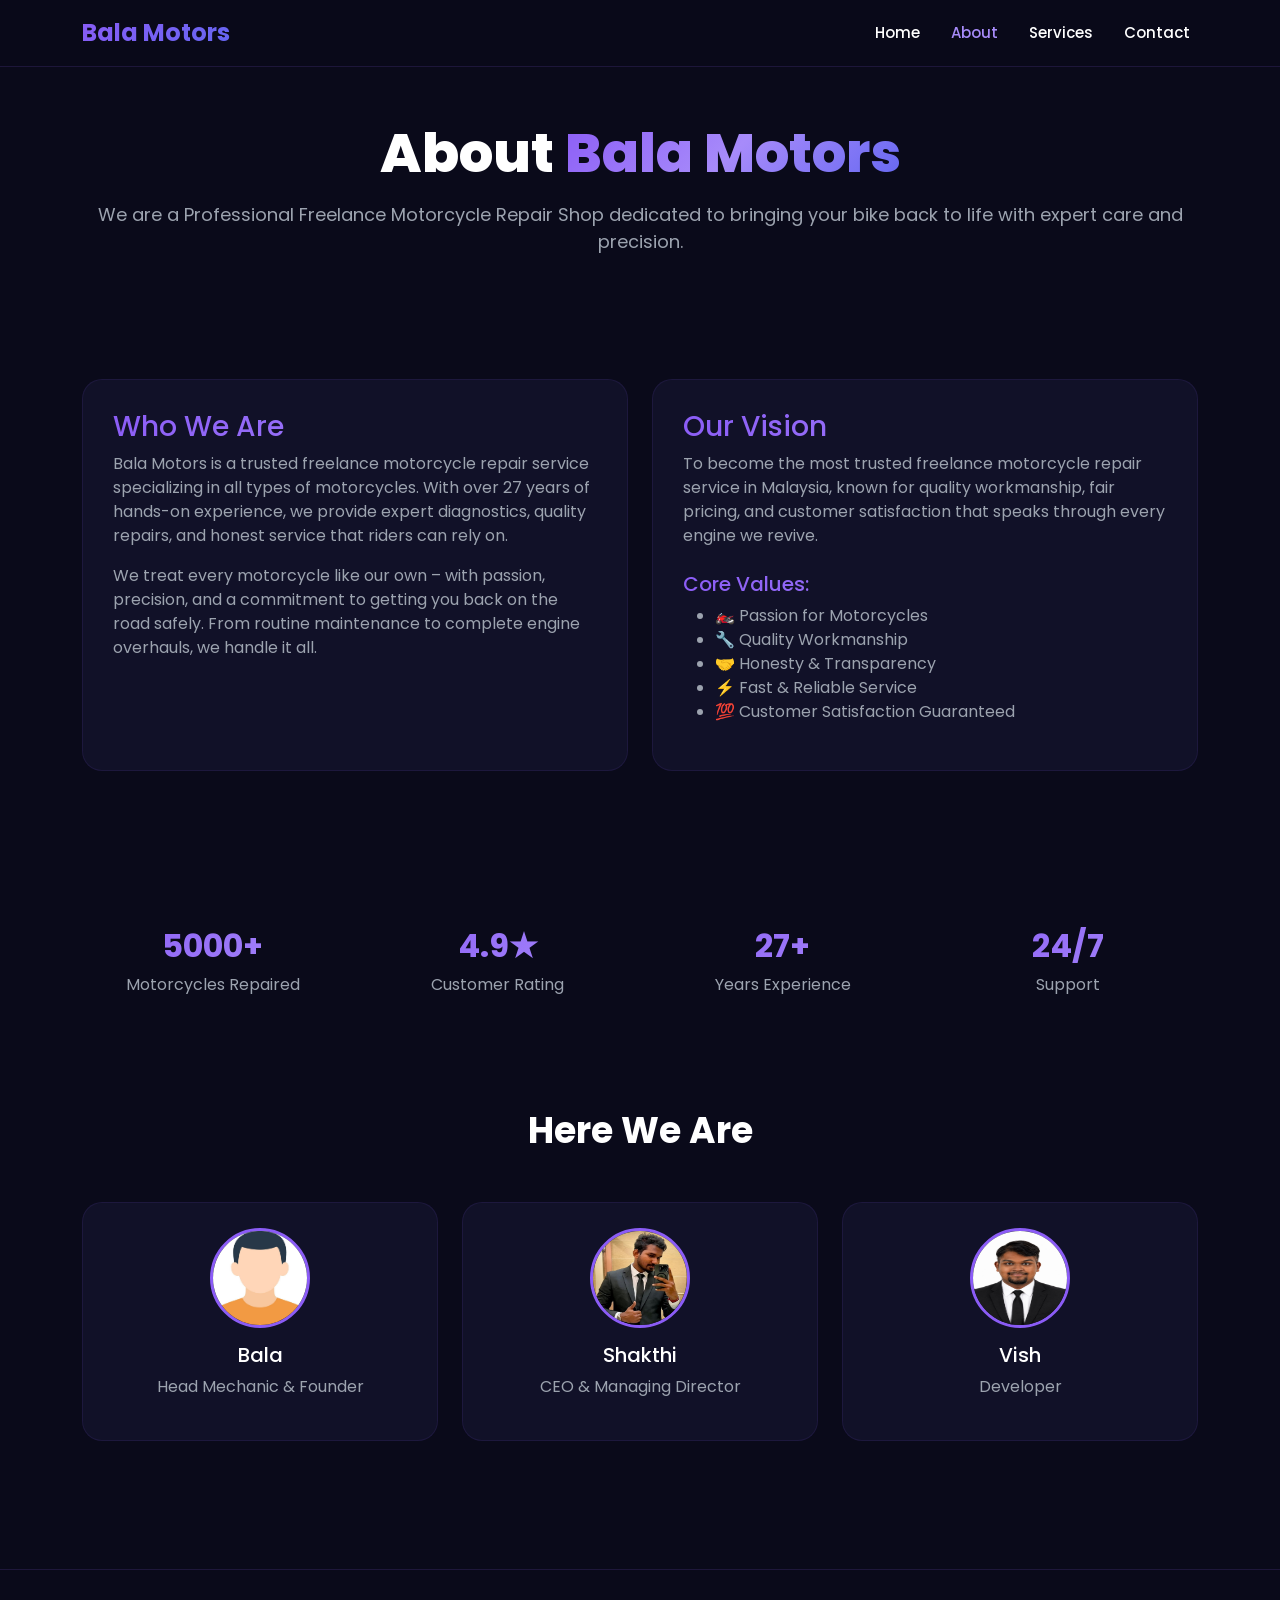
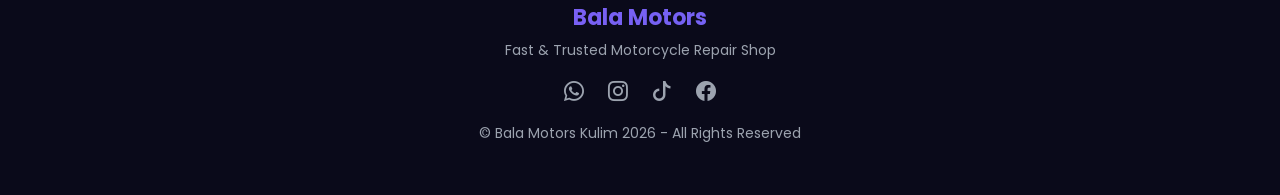
<file: About.html>
<!DOCTYPE html>
<html lang="en">
<head>
<meta charset="UTF-8">
<meta name="viewport" content="width=device-width, initial-scale=1.0">

<title>About Us | Bala Motors</title>

<link href="https://cdn.jsdelivr.net/npm/bootstrap@5.3.3/dist/css/bootstrap.min.css" rel="stylesheet">
<link rel="stylesheet" href="https://cdn.jsdelivr.net/npm/bootstrap-icons@1.11.3/font/bootstrap-icons.min.css">
<link href="https://fonts.googleapis.com/css2?family=Poppins:wght@300;400;500;600;700&display=swap" rel="stylesheet">
<link href="https://unpkg.com/aos@2.3.4/dist/aos.css" rel="stylesheet">
<link rel="stylesheet" href="style.css">

<style>

.about-hero{
    padding:120px 0 60px;
    text-align:center;
}

.about-hero h1{
    font-size:55px;
    font-weight:800;
}

.about-hero .gradient-text{
    background:linear-gradient(135deg, #8b5cf6, #a78bfa, #6366f1);
    -webkit-background-clip:text;
    -webkit-text-fill-color:transparent;
    background-clip:text;
}

.about-hero p{
    color:#9ca3af;
    margin-top:15px;
    font-size:18px;
}

.stats-section{
    text-align:center;
    margin-top:60px;
}

.stats-section h2{
    background:linear-gradient(135deg, #8b5cf6, #a78bfa);
    -webkit-background-clip:text;
    -webkit-text-fill-color:transparent;
    background-clip:text;
    font-weight:700;
}

.stats-section p{
    color:#9ca3af;
}

.team-card{
    background:#111128;
    border-radius:20px;
    padding:25px;
    text-align:center;
    transition:0.4s;
    border:1px solid rgba(139,92,246,0.1);
}

.team-card:hover{
    transform:translateY(-10px);
    box-shadow:0 0 25px rgba(139,92,246,0.2);
    border-color:#8b5cf6;
}

.team-card img{
    width:100px;
    height:100px;
    border-radius:50%;
    margin-bottom:15px;
    border:3px solid #8b5cf6;
}

.gradient-text-small{
    background:linear-gradient(135deg, #8b5cf6, #a78bfa);
    -webkit-background-clip:text;
    -webkit-text-fill-color:transparent;
    background-clip:text;
}

</style>

</head>
<body>

<!-- NAVBAR -->
<nav class="navbar navbar-expand-lg navbar-dark fixed-top">
<div class="container">
<a class="navbar-brand" href="index.html">Bala Motors</a>
<button class="navbar-toggler" data-bs-toggle="collapse" data-bs-target="#navbarNav">
<span class="navbar-toggler-icon"></span>
</button>
<div class="collapse navbar-collapse" id="navbarNav">
<ul class="navbar-nav ms-auto">
<li class="nav-item"><a class="nav-link" href="index.html">Home</a></li>
<li class="nav-item"><a class="nav-link active" href="About.html">About</a></li>
<li class="nav-item"><a class="nav-link" href="Services.html">Services</a></li>
<li class="nav-item"><a class="nav-link" href="Contact.html">Contact</a></li>
</ul>
</div>
</div>
</nav>

<!-- HERO -->
<section class="about-hero">
<div class="container">
<h1 data-aos="fade-up">About <span class="gradient-text">Bala Motors</span></h1>
<p data-aos="fade-up" data-aos-delay="100">We are a Professional Freelance Motorcycle Repair Shop dedicated to bringing your bike back to life with expert care and precision.</p>
</div>
</section>

<!-- ABOUT INFO -->
<section class="py-5">
<div class="container">
<div class="row g-4">

<div class="col-lg-6" data-aos="fade-right">
<div class="card-custom">
<h3 class="gradient-text-small">Who We Are</h3>
<p class="text-secondary">Bala Motors is a trusted freelance motorcycle repair service specializing in all types of motorcycles. With over 27 years of hands-on experience, we provide expert diagnostics, quality repairs, and honest service that riders can rely on.</p>
<p class="text-secondary">We treat every motorcycle like our own – with passion, precision, and a commitment to getting you back on the road safely. From routine maintenance to complete engine overhauls, we handle it all.</p>
</div>
</div>

<div class="col-lg-6" data-aos="fade-left">
<div class="card-custom">
<h3 class="gradient-text-small">Our Vision</h3>
<p class="text-secondary">To become the most trusted freelance motorcycle repair service in Malaysia, known for quality workmanship, fair pricing, and customer satisfaction that speaks through every engine we revive.</p>
<h5 class="mt-4 gradient-text-small">Core Values:</h5>
<ul class="text-secondary">
<li>🏍️ Passion for Motorcycles</li>
<li>🔧 Quality Workmanship</li>
<li>🤝 Honesty & Transparency</li>
<li>⚡ Fast & Reliable Service</li>
<li>💯 Customer Satisfaction Guaranteed</li>
</ul>
</div>
</div>

</div>
</div>
</section>

<!-- STATS -->
<section class="py-5">
<div class="container stats-section">
<div class="row">
<div class="col-lg-3 col-6"><h2>5000+</h2><p>Motorcycles Repaired</p></div>
<div class="col-lg-3 col-6"><h2>4.9★</h2><p>Customer Rating</p></div>
<div class="col-lg-3 col-6"><h2>27+</h2><p>Years Experience</p></div>
<div class="col-lg-3 col-6"><h2>24/7</h2><p>Support</p></div>
</div>
</div>
</section>

<!-- TEAM -->
<section class="py-5">
<div class="container">
<div class="section-title"><h2>Here We <span class="gradient-text">Are</span></h2></div>
<div class="row g-4">

<div class="col-lg-4">
<div class="team-card" data-aos="zoom-in">
<img src="bala.jpeg">
<h5>Bala</h5>
<p class="text-secondary">Head Mechanic & Founder</p>
</div>
</div>

<div class="col-lg-4">
<div class="team-card" data-aos="zoom-in" data-aos-delay="100">
<img src="shakthi.jpeg">
<h5>Shakthi</h5>
<p class="text-secondary">CEO & Managing Director</p>
</div>
</div>

<div class="col-lg-4">
<div class="team-card" data-aos="zoom-in" data-aos-delay="200">
<img src="Vish.jpeg">
<h5>Vish</h5>
<p class="text-secondary">Developer</p>
</div>
</div>

</div>
</div>
</section>

<!-- FOOTER -->
<footer>
<div class="container">
<h4>Bala Motors</h4>
<p class="text-secondary">Fast & Trusted Motorcycle Repair Shop</p>
<div class="social-icons">
<a href="https://wa.me/601117349896" target="_blank"><i class="bi bi-whatsapp"></i></a>
<a href="https://www.instagram.com/balamotors_kulim?igsh=MWhoMzZ2YWgzcnhmag%3D%3D&utm_source=qr" target="_blank"><i class="bi bi-instagram"></i></a>
<a href="https://www.tiktok.com/@bala.motors.kulim?_r=1&_t=ZS-96RLqEryTED" target="_blank"><i class="bi bi-tiktok"></i></a>
<a href="#"><i class="bi bi-facebook"></i></a>
</div>
<p class="text-secondary mt-3">© Bala Motors Kulim 2026 - All Rights Reserved</p>
</div>
</footer>

<script src="https://cdn.jsdelivr.net/npm/bootstrap@5.3.3/dist/js/bootstrap.bundle.min.js"></script>
<script src="https://unpkg.com/aos@2.3.4/dist/aos.js"></script>
<script src="script.js"></script>

</body>
</html>
</file>
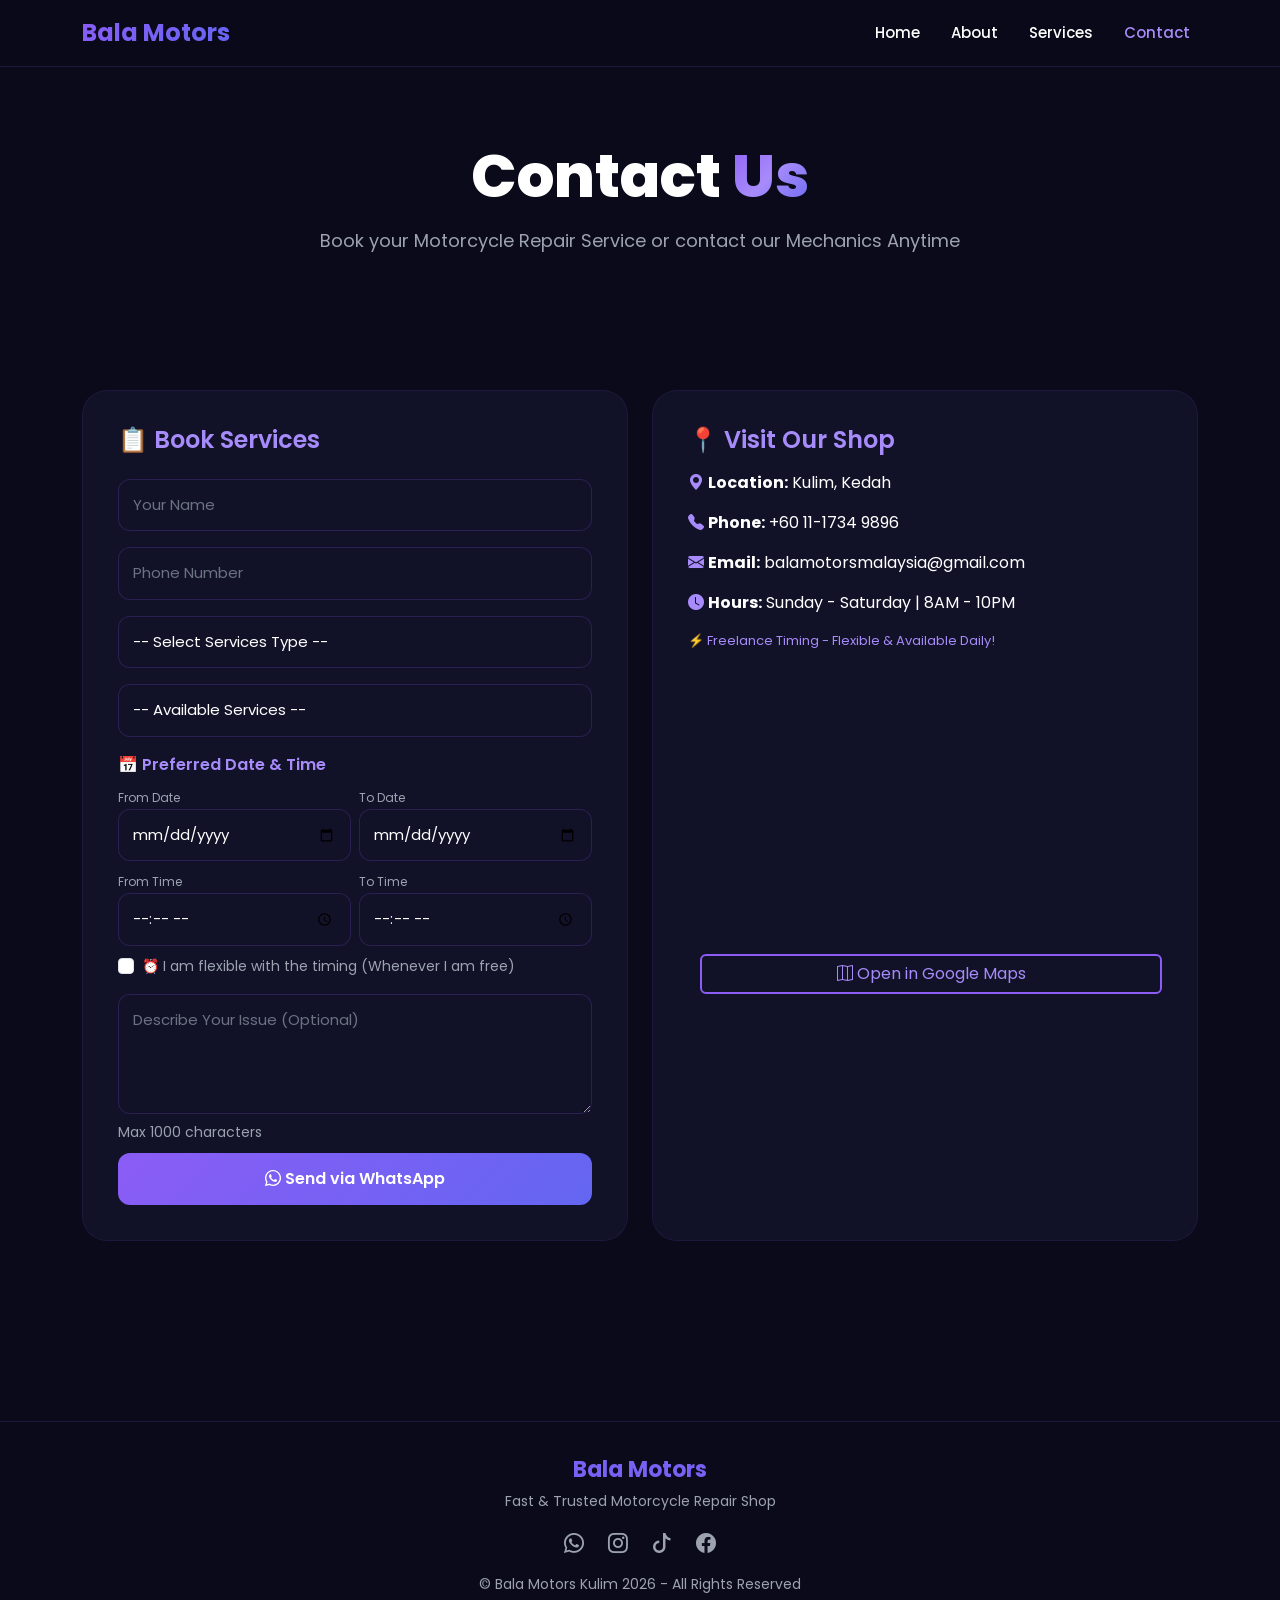
<file: Contact.html>
<!DOCTYPE html>
<html lang="en">
<head>
<meta charset="UTF-8">
<meta name="viewport" content="width=device-width, initial-scale=1.0">

<title>Contact | Bala Motors</title>

<link href="https://cdn.jsdelivr.net/npm/bootstrap@5.3.3/dist/css/bootstrap.min.css" rel="stylesheet">
<link rel="stylesheet" href="https://cdn.jsdelivr.net/npm/bootstrap-icons@1.11.3/font/bootstrap-icons.min.css">
<link href="https://fonts.googleapis.com/css2?family=Poppins:wght@300;400;500;600;700;800&display=swap" rel="stylesheet">
<link href="https://unpkg.com/aos@2.3.4/dist/aos.css" rel="stylesheet">
<link rel="stylesheet" href="style.css">

<style>

.contact-hero{
    padding:140px 0 60px;
    text-align:center;
}

.contact-hero h1{
    font-size:60px;
    font-weight:800;
}

.contact-hero .gradient-text{
    background:linear-gradient(135deg, #8b5cf6, #a78bfa, #6366f1);
    -webkit-background-clip:text;
    -webkit-text-fill-color:transparent;
    background-clip:text;
}

.contact-hero p{
    margin-top:15px;
    color:#9ca3af;
    font-size:18px;
}

.contact-section{
    padding:60px 0 100px;
}

#bookrepair{
    scroll-margin-top:120px;
}

.card-box{
    background:#111128;
    padding:35px;
    border-radius:25px;
    transition:.4s;
    border:1px solid rgba(139,92,246,0.1);
    height:100%;
}

.card-box:hover{
    transform:translateY(-10px);
    border-color:#8b5cf6;
    box-shadow:0 0 30px rgba(139,92,246,0.2);
}

.card-box h4{
    color:#a78bfa;
    font-weight:600;
}

iframe{
    border-radius:15px;
    margin-top:15px;
    border:1px solid rgba(139,92,246,0.2);
}

select.form-control{
    cursor:pointer;
}

.gradient-text-small{
    background:linear-gradient(135deg, #8b5cf6, #a78bfa);
    -webkit-background-clip:text;
    -webkit-text-fill-color:transparent;
    background-clip:text;
}

.text-purple{
    color:#a78bfa !important;
}

</style>

</head>
<body>

<!-- NAVBAR -->
<nav class="navbar navbar-expand-lg navbar-dark fixed-top">
<div class="container">
<a class="navbar-brand" href="index.html">Bala Motors</a>
<button class="navbar-toggler" data-bs-toggle="collapse" data-bs-target="#navbarNav">
<span class="navbar-toggler-icon"></span>
</button>
<div class="collapse navbar-collapse" id="navbarNav">
<ul class="navbar-nav ms-auto">
<li class="nav-item"><a class="nav-link" href="index.html">Home</a></li>
<li class="nav-item"><a class="nav-link" href="About.html">About</a></li>
<li class="nav-item"><a class="nav-link" href="Services.html">Services</a></li>
<li class="nav-item"><a class="nav-link active" href="Contact.html">Contact</a></li>
</ul>
</div>
</div>
</nav>

<!-- HERO -->
<section class="contact-hero">
<div class="container">
<h1 data-aos="fade-up">Contact <span class="gradient-text">Us</span></h1>
<p data-aos="fade-up" data-aos-delay="100">Book your Motorcycle Repair Service or contact our Mechanics Anytime</p>
</div>
</section>

<!-- CONTACT SECTION -->
<section id="bookrepair" class="contact-section">
<div class="container">
<div class="row g-4">

<!-- FORM -->
<div class="col-lg-6">
<div class="card-box">
<h4 class="mb-4">📋 Book Services</h4>

<form id="contactForm" onsubmit="sendBookingToWhatsApp(); return false;">

<input id="name" type="text" class="form-control mb-3" placeholder="Your Name" required>

<input id="phone" type="text" class="form-control mb-3" placeholder="Phone Number" required>

<select id="serviceType" class="form-control mb-3" required onchange="updateAvailableServices(this.value)">
<option value="">-- Select Services Type --</option>
<option value="major">🔧 Major Services (All Motorcycle Types)</option>
<option value="engine">⚙️ Engine & Carburetor Services</option>
<option value="wiring">⚡ Wiring & Electrical Services</option>
<option value="modification">🎨 Modification & Customization</option>
<option value="brake">🛑 Brake & Fuel Services</option>
<option value="tires">🔘 Tires & Wheels</option>
<option value="suspension">🔗 Suspension & Drive Chain</option>
<option value="misc">⭐ Miscellaneous & Special Services</option>
<option value="other">📞 Other Services (Describe Below)</option>
</select>

<select id="availableServices" class="form-control mb-3" onchange="calculateEstimate()">
<option value="">-- Available Services --</option>
</select>

<!-- Estimated Price Box -->
<div id="estimateBox" style="display:none; background:rgba(139,92,246,0.1); border:1px dashed #8b5cf6; border-radius:12px; padding:15px; margin-bottom:15px; justify-content:space-between; align-items:center;">
    <span style="color:#a78bfa; font-weight:600;">💰 Estimated Price:</span>
    <span id="estimatePrice" style="color:white; font-size:20px; font-weight:700;">RM 0</span>
</div>

<!-- Preferred Time Section -->
<div class="mb-3">
    <label style="color:#a78bfa; font-weight:600; margin-bottom:8px; display:block;">📅 Preferred Date & Time</label>
    
    <!-- Date Pickers (From & To) -->
    <div class="row g-2 mb-2">
        <div class="col-6">
            <label style="color:#9ca3af; font-size:12px;">From Date</label>
            <input type="date" id="preferredDateFrom" class="form-control">
        </div>
        <div class="col-6">
            <label style="color:#9ca3af; font-size:12px;">To Date</label>
            <input type="date" id="preferredDateTo" class="form-control">
        </div>
    </div>
    
    <!-- Time Pickers (From & To) -->
    <div class="row g-2 mb-2">
        <div class="col-6">
            <label style="color:#9ca3af; font-size:12px;">From Time</label>
            <input type="time" id="preferredTimeFrom" class="form-control">
        </div>
        <div class="col-6">
            <label style="color:#9ca3af; font-size:12px;">To Time</label>
            <input type="time" id="preferredTimeTo" class="form-control">
        </div>
    </div>

    <!-- Real-time Past Time Warning -->
    <div id="pastTimeWarning" style="display:none; color:#fbbf24; font-size:12px; margin-top:5px; margin-bottom:5px;">
        ⚠️ Past time is not allowed. Please select a time from now onwards.
    </div>

    <!-- Flexible Checkbox -->
    <div class="form-check mt-2">
        <input class="form-check-input" type="checkbox" id="flexibleTime" onchange="toggleTimeSelection()">
        <label class="form-check-label" for="flexibleTime" style="color:#9ca3af; font-size:14px; cursor:pointer;">
            ⏰ I am flexible with the timing (Whenever I am free)
        </label>
    </div>

    <!-- Validation Error Message -->
    <div id="timeError" style="display:none; color:#ef4444; font-size:13px; margin-top:5px;">
        ⚠️ Please select your preferred time or check the 'Whenever I am free' box.
    </div>
</div>

<div id="issueSection">
<textarea id="issueDescription" class="form-control mb-3" rows="4" placeholder="Describe Your Issue (Optional)" maxlength="1000"></textarea>
<small class="text-secondary" style="display:block;margin-top:-8px;margin-bottom:10px;">Max 1000 characters</small>
</div>

<button type="submit" class="btn btn-primary-custom w-100">
<i class="bi bi-whatsapp"></i> Send via WhatsApp
</button>

</form>

</div>
</div>

<!-- INFO -->
<div class="col-lg-6">
<div class="card-box">
<h4 class="mb-3">📍 Visit Our Shop</h4>

<p><i class="bi bi-geo-alt-fill text-purple"></i> <strong>Location:</strong> Kulim, Kedah</p>
<p><i class="bi bi-telephone-fill text-purple"></i> <strong>Phone:</strong> +60 11-1734 9896</p>
<p><i class="bi bi-envelope-fill text-purple"></i> <strong>Email:</strong> balamotorsmalaysia@gmail.com</p>
<p><i class="bi bi-clock-fill text-purple"></i> <strong>Hours:</strong> Sunday - Saturday | 8AM - 10PM</p>
<p style="font-size:13px;color:#a78bfa;margin-top:5px;">⚡ Freelance Timing - Flexible & Available Daily!</p>

<iframe
src="https://www.google.com/maps/embed?pb=!1m18!1m12!1m3!1d4194.764864587292!2d100.57176031076054!3d5.362786635539501!2m3!1f0!2f0!3f0!3m2!1i1024!2i768!4f13.1!3m3!1m2!1s0x304acb0470b19287%3A0x251366f91ad12b47!2sBALA%20MOTORS!5e1!3m2!1sen!2smy!4v1790273824812!5m2!1sen!2smy"
width="100%"
height="250"
style="border:0;"
allowfullscreen=""
loading="lazy">
</iframe>

<a href="https://maps.app.goo.gl/sVNf9tMuWjyzAWJA9?g_st=ic" target="_blank" class="btn btn-outline-custom mt-3" style="display:block;text-align:center;">
<i class="bi bi-map"></i> Open in Google Maps
</a>

</div>
</div>

</div>
</div>
</section>

<!-- FOOTER -->
<footer>
<div class="container">
<h4>Bala Motors</h4>
<p class="text-secondary">Fast & Trusted Motorcycle Repair Shop</p>
<div class="social-icons">
<a href="https://wa.me/601117349896" target="_blank"><i class="bi bi-whatsapp"></i></a>
<a href="https://www.instagram.com/balamotors_kulim?igsh=MWhoMzZ2YWgzcnhmag%3D%3D&utm_source=qr" target="_blank"><i class="bi bi-instagram"></i></a>
<a href="https://www.tiktok.com/@bala.motors.kulim?_r=1&_t=ZS-96RLqEryTED" target="_blank"><i class="bi bi-tiktok"></i></a>
<a href="#"><i class="bi bi-facebook"></i></a>
</div>
<p class="text-secondary mt-3">© Bala Motors Kulim 2026 - All Rights Reserved</p>
</div>
</footer>

<script src="https://cdn.jsdelivr.net/npm/bootstrap@5.3.3/dist/js/bootstrap.bundle.min.js"></script>
<script src="https://unpkg.com/aos@2.3.4/dist/aos.js"></script>
<script src="script.js"></script>

</body>
</html>
</file>
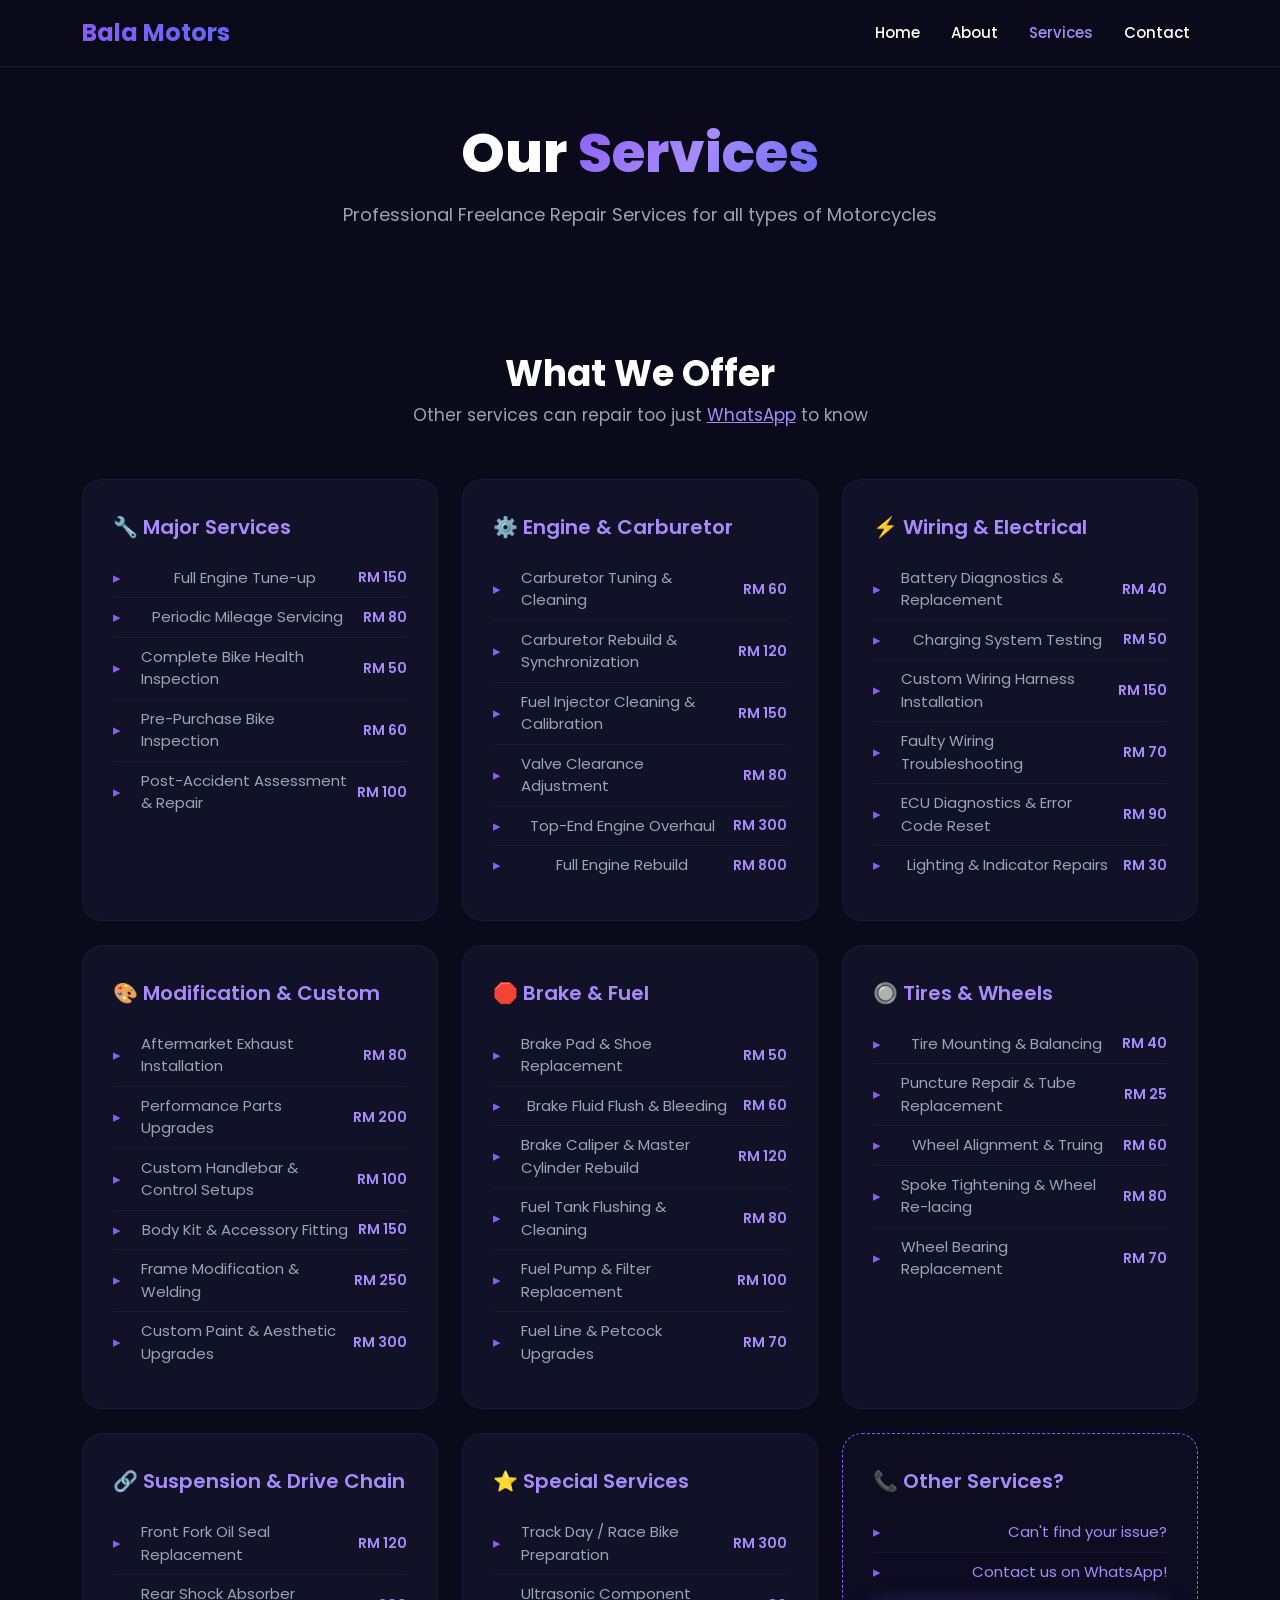
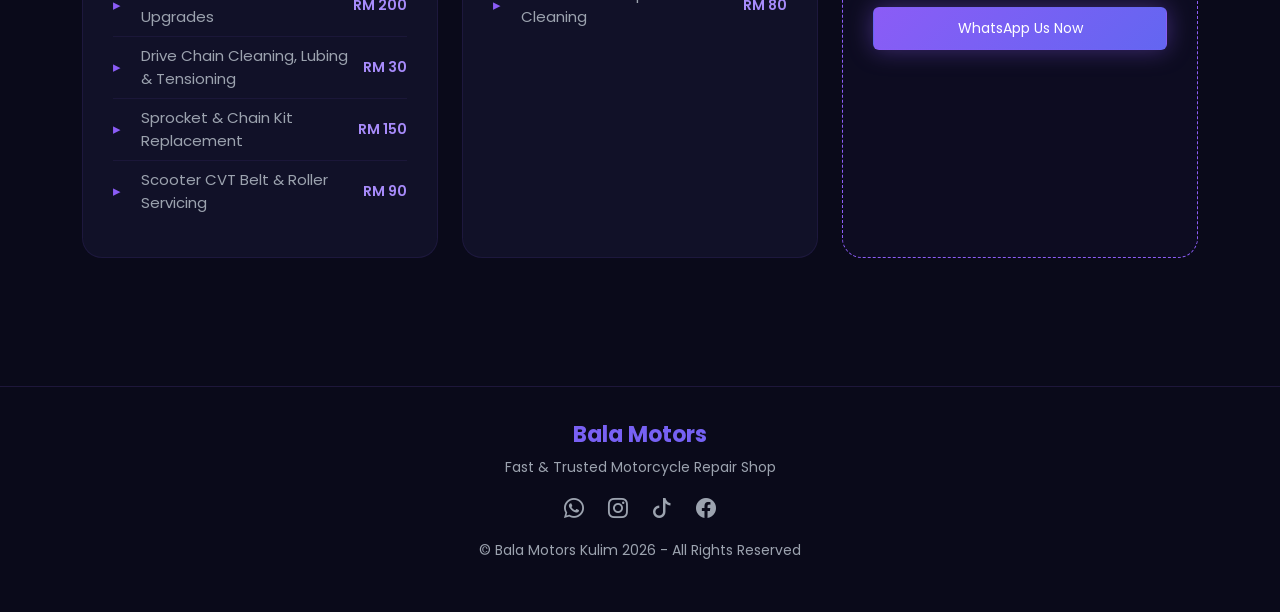
<file: Services.html>
<!DOCTYPE html>
<html lang="en">
<head>
<meta charset="UTF-8">
<meta name="viewport" content="width=device-width, initial-scale=1.0">

<title>Services | Bala Motors</title>

<link href="https://cdn.jsdelivr.net/npm/bootstrap@5.3.3/dist/css/bootstrap.min.css" rel="stylesheet">
<link rel="stylesheet" href="https://cdn.jsdelivr.net/npm/bootstrap-icons@1.11.3/font/bootstrap-icons.min.css">
<link href="https://fonts.googleapis.com/css2?family=Poppins:wght@300;400;500;600;700&display=swap" rel="stylesheet">
<link href="https://unpkg.com/aos@2.3.4/dist/aos.css" rel="stylesheet">
<link rel="stylesheet" href="style.css">

<style>

.services-hero{
    padding:120px 0 60px;
    text-align:center;
}

.services-hero h1{
    font-size:55px;
    font-weight:800;
}

.services-hero .gradient-text{
    background:linear-gradient(135deg, #8b5cf6, #a78bfa, #6366f1);
    -webkit-background-clip:text;
    -webkit-text-fill-color:transparent;
    background-clip:text;
}

.services-hero p{
    color:#9ca3af;
    margin-top:15px;
    font-size:18px;
}

.gradient-text-small{
    background:linear-gradient(135deg, #8b5cf6, #a78bfa);
    -webkit-background-clip:text;
    -webkit-text-fill-color:transparent;
    background-clip:text;
}

/* SERVICE CARD - CLEAN STYLE */
.service-card{
    background:#111128;
    padding:35px 30px;
    border-radius:20px;
    transition:0.4s;
    border:1px solid rgba(139,92,246,0.1);
    height:100%;
}

.service-card:hover{
    transform:translateY(-8px);
    border-color:#8b5cf6;
    box-shadow:0 0 25px rgba(139,92,246,0.2);
}

.service-card h4{
    color:#a78bfa;
    font-weight:600;
    margin-bottom:20px;
    font-size:20px;
}

.service-card ul{
    list-style:none;
    padding:0;
    margin:0;
}

.service-card ul li{
    color:#9ca3af;
    padding:8px 0;
    font-size:15px;
    border-bottom:1px solid rgba(139,92,246,0.08);
    transition:0.3s;
    display:flex;
    justify-content:space-between;
    align-items:center;
    gap:10px;
}

.service-card ul li:last-child{
    border-bottom:none;
}

.service-card ul li:hover{
    color:white;
    padding-left:5px;
}

.service-card ul li::before{
    content:"▸";
    color:#8b5cf6;
    margin-right:10px;
}

/* PRICE STYLING */
.service-card ul li .price {
    color: #a78bfa;
    font-weight: 600;
    font-size: 14px;
    white-space: nowrap;
}

.whatsapp-card{
    border:1px dashed #8b5cf6 !important;
    background:rgba(139,92,246,0.03) !important;
}

</style>

</head>
<body>

<!-- NAVBAR -->
<nav class="navbar navbar-expand-lg navbar-dark fixed-top">
<div class="container">
<a class="navbar-brand" href="index.html">Bala Motors</a>
<button class="navbar-toggler" data-bs-toggle="collapse" data-bs-target="#nav">
<span class="navbar-toggler-icon"></span>
</button>
<div class="collapse navbar-collapse" id="nav">
<ul class="navbar-nav ms-auto">
<li class="nav-item"><a class="nav-link" href="index.html">Home</a></li>
<li class="nav-item"><a class="nav-link" href="About.html">About</a></li>
<li class="nav-item"><a class="nav-link active" href="Services.html">Services</a></li>
<li class="nav-item"><a class="nav-link" href="Contact.html">Contact</a></li>
</ul>
</div>
</div>
</nav>

<!-- HERO -->
<section class="services-hero">
<div class="container">
<h1 data-aos="fade-up">Our <span class="gradient-text">Services</span></h1>
<p data-aos="fade-up" data-aos-delay="100">Professional Freelance Repair Services for all types of Motorcycles</p>
</div>
</section>

<!-- SERVICES GRID -->
<section class="py-5">
<div class="container">

<div class="section-title">
<h2>What We <span class="gradient-text">Offer</span></h2>
<p style="color:#9ca3af;">Other services can repair too just <a href="https://wa.me/601117349896" style="color:#a78bfa;">WhatsApp</a> to know</p>
</div>

<div class="row g-4">

<!-- CARD 1 -->
<div class="col-lg-4 col-md-6" data-aos="zoom-in">
<div class="service-card">
<h4>🔧 Major Services</h4>
<ul>
<li>Full Engine Tune-up <span class="price">RM 150</span></li>
<li>Periodic Mileage Servicing <span class="price">RM 80</span></li>
<li>Complete Bike Health Inspection <span class="price">RM 50</span></li>
<li>Pre-Purchase Bike Inspection <span class="price">RM 60</span></li>
<li>Post-Accident Assessment & Repair <span class="price">RM 100</span></li>
</ul>
</div>
</div>

<!-- CARD 2 -->
<div class="col-lg-4 col-md-6" data-aos="zoom-in" data-aos-delay="100">
<div class="service-card">
<h4>⚙️ Engine & Carburetor</h4>
<ul>
<li>Carburetor Tuning & Cleaning <span class="price">RM 60</span></li>
<li>Carburetor Rebuild & Synchronization <span class="price">RM 120</span></li>
<li>Fuel Injector Cleaning & Calibration <span class="price">RM 150</span></li>
<li>Valve Clearance Adjustment <span class="price">RM 80</span></li>
<li>Top-End Engine Overhaul <span class="price">RM 300</span></li>
<li>Full Engine Rebuild <span class="price">RM 800</span></li>
</ul>
</div>
</div>

<!-- CARD 3 -->
<div class="col-lg-4 col-md-6" data-aos="zoom-in" data-aos-delay="200">
<div class="service-card">
<h4>⚡ Wiring & Electrical</h4>
<ul>
<li>Battery Diagnostics & Replacement <span class="price">RM 40</span></li>
<li>Charging System Testing <span class="price">RM 50</span></li>
<li>Custom Wiring Harness Installation <span class="price">RM 150</span></li>
<li>Faulty Wiring Troubleshooting <span class="price">RM 70</span></li>
<li>ECU Diagnostics & Error Code Reset <span class="price">RM 90</span></li>
<li>Lighting & Indicator Repairs <span class="price">RM 30</span></li>
</ul>
</div>
</div>

<!-- CARD 4 -->
<div class="col-lg-4 col-md-6" data-aos="zoom-in">
<div class="service-card">
<h4>🎨 Modification & Custom</h4>
<ul>
<li>Aftermarket Exhaust Installation <span class="price">RM 80</span></li>
<li>Performance Parts Upgrades <span class="price">RM 200</span></li>
<li>Custom Handlebar & Control Setups <span class="price">RM 100</span></li>
<li>Body Kit & Accessory Fitting <span class="price">RM 150</span></li>
<li>Frame Modification & Welding <span class="price">RM 250</span></li>
<li>Custom Paint & Aesthetic Upgrades <span class="price">RM 300</span></li>
</ul>
</div>
</div>

<!-- CARD 5 -->
<div class="col-lg-4 col-md-6" data-aos="zoom-in" data-aos-delay="100">
<div class="service-card">
<h4>🛑 Brake & Fuel</h4>
<ul>
<li>Brake Pad & Shoe Replacement <span class="price">RM 50</span></li>
<li>Brake Fluid Flush & Bleeding <span class="price">RM 60</span></li>
<li>Brake Caliper & Master Cylinder Rebuild <span class="price">RM 120</span></li>
<li>Fuel Tank Flushing & Cleaning <span class="price">RM 80</span></li>
<li>Fuel Pump & Filter Replacement <span class="price">RM 100</span></li>
<li>Fuel Line & Petcock Upgrades <span class="price">RM 70</span></li>
</ul>
</div>
</div>

<!-- CARD 6 -->
<div class="col-lg-4 col-md-6" data-aos="zoom-in" data-aos-delay="200">
<div class="service-card">
<h4>🔘 Tires & Wheels</h4>
<ul>
<li>Tire Mounting & Balancing <span class="price">RM 40</span></li>
<li>Puncture Repair & Tube Replacement <span class="price">RM 25</span></li>
<li>Wheel Alignment & Truing <span class="price">RM 60</span></li>
<li>Spoke Tightening & Wheel Re-lacing <span class="price">RM 80</span></li>
<li>Wheel Bearing Replacement <span class="price">RM 70</span></li>
</ul>
</div>
</div>

<!-- CARD 7 -->
<div class="col-lg-4 col-md-6" data-aos="zoom-in">
<div class="service-card">
<h4>🔗 Suspension & Drive Chain</h4>
<ul>
<li>Front Fork Oil Seal Replacement <span class="price">RM 120</span></li>
<li>Rear Shock Absorber Upgrades <span class="price">RM 200</span></li>
<li>Drive Chain Cleaning, Lubing & Tensioning <span class="price">RM 30</span></li>
<li>Sprocket & Chain Kit Replacement <span class="price">RM 150</span></li>
<li>Scooter CVT Belt & Roller Servicing <span class="price">RM 90</span></li>
</ul>
</div>
</div>

<!-- CARD 8 -->
<div class="col-lg-4 col-md-6" data-aos="zoom-in" data-aos-delay="100">
<div class="service-card">
<h4>⭐ Special Services</h4>
<ul>
<li>Track Day / Race Bike Preparation <span class="price">RM 300</span></li>
<li>Ultrasonic Component Cleaning <span class="price">RM 80</span></li>
</ul>
</div>
</div>

<!-- CARD 9 - WHATSAPP -->
<div class="col-lg-4 col-md-6" data-aos="zoom-in" data-aos-delay="200">
<div class="service-card whatsapp-card">
<h4>📞 Other Services?</h4>
<ul>
<li style="color:#a78bfa;">Can't find your issue?</li>
<li style="color:#a78bfa;">Contact us on WhatsApp!</li>
</ul>
<a href="https://wa.me/601117349896" target="_blank" class="btn btn-purple mt-3" style="display:block;text-align:center;font-size:14px;padding:10px;">WhatsApp Us Now</a>
</div>
</div>

</div>

</div>
</section>

<!-- FOOTER -->
<footer>
<div class="container">
<h4>Bala Motors</h4>
<p class="text-secondary">Fast & Trusted Motorcycle Repair Shop</p>
<div class="social-icons">
<a href="https://wa.me/601117349896" target="_blank"><i class="bi bi-whatsapp"></i></a>
<a href="https://www.instagram.com/balamotors_kulim?igsh=MWhoMzZ2YWgzcnhmag%3D%3D&utm_source=qr" target="_blank"><i class="bi bi-instagram"></i></a>
<a href="https://www.tiktok.com/@bala.motors.kulim?_r=1&_t=ZS-96RLqEryTED" target="_blank"><i class="bi bi-tiktok"></i></a>
<a href="#"><i class="bi bi-facebook"></i></a>
</div>
<p class="text-secondary mt-3">© Bala Motors Kulim 2026 - All Rights Reserved</p>
</div>
</footer>

<script src="https://cdn.jsdelivr.net/npm/bootstrap@5.3.3/dist/js/bootstrap.bundle.min.js"></script>
<script src="https://unpkg.com/aos@2.3.4/dist/aos.js"></script>
<script src="script.js"></script>

</body>
</html>
</file>
<file: style.css>
/* ========================= */
/* BALA MOTORS - GLOBAL STYLES */
/* ========================= */

*{
    margin:0;
    padding:0;
    box-sizing:border-box;
    font-family:'Poppins',sans-serif;
}

html{
    scroll-behavior:smooth;
}

body{
    background:#0a0a1a;
    color:white;
    overflow-x:hidden;
}

/* ========================= */
/* NAVBAR - COMPACT */
/* ========================= */
.navbar{
    background:rgba(10,10,26,0.95);
    backdrop-filter:blur(15px);
    padding:10px 0;
    z-index:9999;
    border-bottom:1px solid rgba(139,92,246,0.15);
}

.navbar-brand{
    font-size:24px;
    font-weight:700;
    background:linear-gradient(135deg, #8b5cf6, #6366f1);
    -webkit-background-clip:text;
    -webkit-text-fill-color:transparent;
    background-clip:text;
}

.navbar-toggler{
    border:1px solid rgba(139,92,246,0.3);
    padding:5px 8px;
}

.navbar-toggler:focus{
    box-shadow:0 0 10px rgba(139,92,246,0.3);
}

.navbar-toggler-icon{
    background-image:url("data:image/svg+xml,%3csvg xmlns='http://www.w3.org/2000/svg' viewBox='0 0 30 30'%3e%3cpath stroke='rgba(139, 92, 246, 1)' stroke-linecap='round' stroke-miterlimit='10' stroke-width='2' d='M4 7h22M4 15h22M4 23h22'/%3e%3c/svg%3e");
}

.nav-link{
    color:white !important;
    margin-left:15px;
    transition:0.3s;
    font-weight:500;
    font-size:15px;
}

.nav-link:hover,
.nav-link.active{
    color:#a78bfa !important;
}

/* ========================= */
/* BUTTONS */
/* ========================= */
.btn-custom{
    padding:12px 28px;
    border-radius:50px;
    font-weight:600;
    border:none;
    transition:0.4s;
    text-decoration:none;
    display:inline-block;
    font-size:15px;
}

.btn-purple{
    background:linear-gradient(135deg, #8b5cf6, #6366f1);
    color:white;
    box-shadow:0 0 25px rgba(139,92,246,0.4);
}

.btn-purple:hover{
    transform:translateY(-5px);
    box-shadow:0 0 35px rgba(139,92,246,0.6);
    color:white;
}

.btn-outline-custom{
    border:2px solid #8b5cf6;
    color:#a78bfa;
    margin-left:12px;
}

.btn-outline-custom:hover{
    background:linear-gradient(135deg, #8b5cf6, #6366f1);
    color:white;
    transform:translateY(-5px);
    box-shadow:0 0 25px rgba(139,92,246,0.4);
}

.btn-primary-custom{
    background:linear-gradient(135deg, #8b5cf6, #6366f1);
    border:none;
    padding:14px;
    font-weight:600;
    border-radius:12px;
    color:white;
    transition:0.3s;
    cursor:pointer;
}

.btn-primary-custom:hover{
    box-shadow:0 0 30px rgba(139,92,246,0.5);
    color:white;
    transform:translateY(-2px);
}

/* ========================= */
/* SECTION TITLES */
/* ========================= */
.section-title{
    text-align:center;
    margin-bottom:50px;
}

.section-title h2{
    font-size:36px;
    font-weight:700;
}

.section-title p{
    color:#9ca3af;
    font-size:17px;
}

.text-secondary{
    color:#9ca3af !important;
}

.text-purple{
    color:#a78bfa !important;
}

/* ========================= */
/* CARDS */
/* ========================= */
.card-custom{
    background:#111128;
    padding:30px;
    border-radius:20px;
    transition:0.4s;
    border:1px solid rgba(139,92,246,0.1);
    height:100%;
}

.card-custom:hover{
    transform:translateY(-10px);
    border-color:#8b5cf6;
    box-shadow:0 0 30px rgba(139,92,246,0.2);
}

/* ========================= */
/* FORM */
/* ========================= */
.form-control{
    background:#111128;
    border:1px solid rgba(139,92,246,0.2);
    color:white;
    padding:14px;
    font-size:15px;
    border-radius:12px;
}

.form-control:focus{
    background:#111128;
    color:white;
    border-color:#8b5cf6;
    box-shadow:0 0 15px rgba(139,92,246,0.15);
}

.form-control::placeholder{
    color:#6b7280;
}

.form-control option{
    background:#111128;
    color:white;
}

textarea.form-control{
    resize:vertical;
}

/* ========================= */
/* FOOTER */
/* ========================= */
footer{
    background:#0a0a1a;
    padding:35px 0;
    text-align:center;
    margin-top:80px;
    border-top:1px solid rgba(139,92,246,0.15);
}

footer h4{
    background:linear-gradient(135deg, #8b5cf6, #6366f1);
    -webkit-background-clip:text;
    -webkit-text-fill-color:transparent;
    background-clip:text;
    font-weight:700;
    font-size:22px;
}

footer .text-secondary{
    color:#9ca3af !important;
    font-size:14px;
}

footer .social-icons{
    margin-top:15px;
}

footer .social-icons a{
    color:#9ca3af;
    font-size:20px;
    margin:0 10px;
    transition:0.3s;
    display:inline-block;
    text-decoration:none;
}

footer .social-icons a:hover{
    color:#8b5cf6;
    transform:translateY(-3px);
}

/* ========================= */
/* CHAT SYSTEM */
/* ========================= */
.chat-btn{
    position:fixed;
    bottom:25px;
    right:25px;
    width:55px;
    height:55px;
    background:linear-gradient(135deg, #8b5cf6, #6366f1);
    border-radius:50%;
    display:flex;
    align-items:center;
    justify-content:center;
    font-size:24px;
    cursor:pointer;
    z-index:999999;
    color:white;
    box-shadow:0 0 25px rgba(139,92,246,0.5);
    border:none;
    transition:0.3s;
    animation:pulse 2s infinite;
}

@keyframes pulse{
    0%{box-shadow:0 0 25px rgba(139,92,246,0.5);}
    50%{box-shadow:0 0 45px rgba(139,92,246,0.8);}
    100%{box-shadow:0 0 25px rgba(139,92,246,0.5);}
}

.chat-btn:hover{
    transform:scale(1.1);
    animation:none;
    box-shadow:0 0 50px rgba(139,92,246,0.9);
}

.chat-box{
    position:fixed;
    bottom:90px;
    right:25px;
    width:280px;
    background:#111128;
    border:1px solid #8b5cf6;
    border-radius:15px;
    display:none;
    flex-direction:column;
    z-index:999999;
    overflow:hidden;
}

.chat-header{
    background:linear-gradient(135deg, #8b5cf6, #6366f1);
    padding:10px 15px;
    display:flex;
    justify-content:space-between;
    align-items:center;
    font-weight:600;
    color:white;
    font-size:14px;
}

.chat-header span:last-child{
    cursor:pointer;
    font-size:18px;
}

.chat-header span:last-child:hover{
    color:#000;
}

.chat-body{
    padding:15px;
}

.chat-msg{
    font-size:14px;
    color:#9ca3af;
    margin-bottom:15px;
}

.chat-box button{
    width:100%;
    margin-top:8px;
    padding:10px;
    border:none;
    border-radius:8px;
    background:#1a1a3e;
    color:white;
    cursor:pointer;
    transition:0.3s;
    font-size:13px;
    text-align:left;
    padding-left:15px;
    border:1px solid rgba(139,92,246,0.2);
}

.chat-box button:hover{
    background:linear-gradient(135deg, #8b5cf6, #6366f1);
    transform:translateX(5px);
}

/* ========================= */
/* SCROLLBAR */
/* ========================= */
::-webkit-scrollbar{
    width:8px;
}

::-webkit-scrollbar-track{
    background:#0a0a1a;
}

::-webkit-scrollbar-thumb{
    background:#8b5cf6;
    border-radius:10px;
}

::-webkit-scrollbar-thumb:hover{
    background:#6366f1;
}

/* ========================= */
/* SERVICE PRICE STYLING */
/* ========================= */
.service-card ul li .price {
    color: #a78bfa;
    font-weight: 600;
    font-size: 14px;
    white-space: nowrap;
}

/* ========================= */
/* NEW: DISABLED FORM FIELDS */
/* ========================= */
.form-control:disabled {
    background-color: #1a1a3e;
    color: #6b7280;
    cursor: not-allowed;
    border-color: rgba(139,92,246,0.05);
}
.form-check-input:disabled {
    cursor: not-allowed;
    opacity: 0.5;
}

/* ========================= */
/* NEW: ESTIMATE PRICE BOX */
/* ========================= */
#estimateBox {
    transition: all 0.3s ease;
}
#estimateBox span:first-child {
    color: #a78bfa;
    font-weight: 600;
}
#estimateBox span:last-child {
    color: #ffffff;
    font-size: 20px;
    font-weight: 700;
}

/* ========================= */
/* RESPONSIVE - TABLET */
/* ========================= */
@media(max-width:991px){
    .navbar{
        padding:8px 0;
    }
    .navbar-brand{
        font-size:20px;
    }
    .nav-link{
        margin-left:0;
        padding:10px 0;
        text-align:center;
        font-size:16px;
    }
    .navbar-collapse{
        background:rgba(10,10,26,0.98);
        border-radius:15px;
        padding:15px;
        margin-top:10px;
        border:1px solid rgba(139,92,246,0.2);
    }
    
    .hero{
        padding-top:80px;
        text-align:center;
    }
    .hero-text h1{
        font-size:36px;
    }
    .phone-container{
        margin-top:40px;
    }
    .phone-image{
        max-width:280px;
    }
    .stats{
        justify-content:center;
        gap:20px;
    }
    .stat-box h2{
        font-size:24px;
    }
    
    .btn-outline-custom{
        margin-left:0;
        margin-top:12px;
    }
    
    .section-title h2{
        font-size:28px;
    }
    .section-title p{
        font-size:15px;
    }
    
    .welcome-text{
        font-size:18px;
    }
    
    .services-hero h1,
    .about-hero h1,
    .contact-hero h1{
        font-size:38px;
    }
    
    .image-slider img{
        height:280px;
    }
    
    footer{
        padding:25px 0;
    }
    footer h4{
        font-size:20px;
    }
}

/* ========================= */
/* RESPONSIVE - MOBILE */
/* ========================= */
@media(max-width:576px){
    .navbar{
        padding:6px 0;
    }
    .navbar-brand{
        font-size:18px;
    }
    
    .hero{
        padding-top:70px;
        min-height:auto;
        padding-bottom:40px;
    }
    .hero-text h1{
        font-size:26px;
    }
    .hero-text .highlight{
        font-size:13px;
        padding:4px 10px;
    }
    .hero-text p{
        font-size:14px;
    }
    .hero-btns{
        margin-top:25px;
    }
    .hero-btns .btn-custom{
        display:block;
        width:100%;
        text-align:center;
        margin-bottom:10px;
    }
    .hero-btns .btn-outline-custom{
        margin-left:0;
    }
    
    .stats{
        gap:15px;
        margin-top:25px;
    }
    .stat-box h2{
        font-size:20px;
    }
    .stat-box p{
        font-size:12px;
    }
    
    .phone-container{
        margin-top:30px;
    }
    .phone-image{
        max-width:220px;
    }
    .phone-glow{
        width:200px;
        height:200px;
    }
    
    .section-title h2{
        font-size:22px;
    }
    .section-title p{
        font-size:14px;
    }
    
    .welcome-section{
        padding:40px 0;
    }
    .welcome-text{
        font-size:16px;
    }
    
    .image-slider img{
        height:200px;
    }
    .slider-btn{
        width:32px;
        height:32px;
        font-size:14px;
    }
    
    .services-hero,
    .about-hero{
        padding:100px 0 40px;
    }
    .services-hero h1,
    .about-hero h1{
        font-size:30px;
    }
    .services-hero p,
    .about-hero p{
        font-size:14px;
    }
    
    .contact-hero{
        padding:110px 0 40px;
    }
    .contact-hero h1{
        font-size:32px;
    }
    .contact-hero p{
        font-size:14px;
    }
    
    .card-custom,
    .service-card,
    .card-box{
        padding:20px 15px;
    }
    .service-card h4{
        font-size:17px;
    }
    .service-card ul li{
        font-size:13px;
    }
    
    .team-card img{
        width:80px;
        height:80px;
    }
    
    .stats-section .col-6{
        margin-bottom:15px;
    }
    .stats-section h2{
        font-size:22px;
    }
    .stats-section p{
        font-size:12px;
    }
    
    .chat-btn{
        width:48px;
        height:48px;
        font-size:20px;
        bottom:20px;
        right:15px;
    }
    .chat-box{
        width:260px;
        bottom:80px;
        right:15px;
    }
    
    footer{
        padding:20px 0;
        margin-top:50px;
    }
    footer h4{
        font-size:18px;
    }
    footer .text-secondary{
        font-size:12px;
    }
    footer .social-icons a{
        font-size:18px;
        margin:0 8px;
    }
    
    .btn-custom{
        padding:10px 20px;
        font-size:14px;
    }
    
    .btn-primary-custom{
        padding:12px;
        font-size:14px;
    }
    
    iframe{
        height:200px;
    }
}

/* Disabled form fields */
.form-control:disabled {
    background-color: #1a1a3e;
    color: #6b7280;
    cursor: not-allowed;
    border-color: rgba(139,92,246,0.05);
}
.form-check-input:disabled {
    cursor: not-allowed;
    opacity: 0.5;
}
</file>
